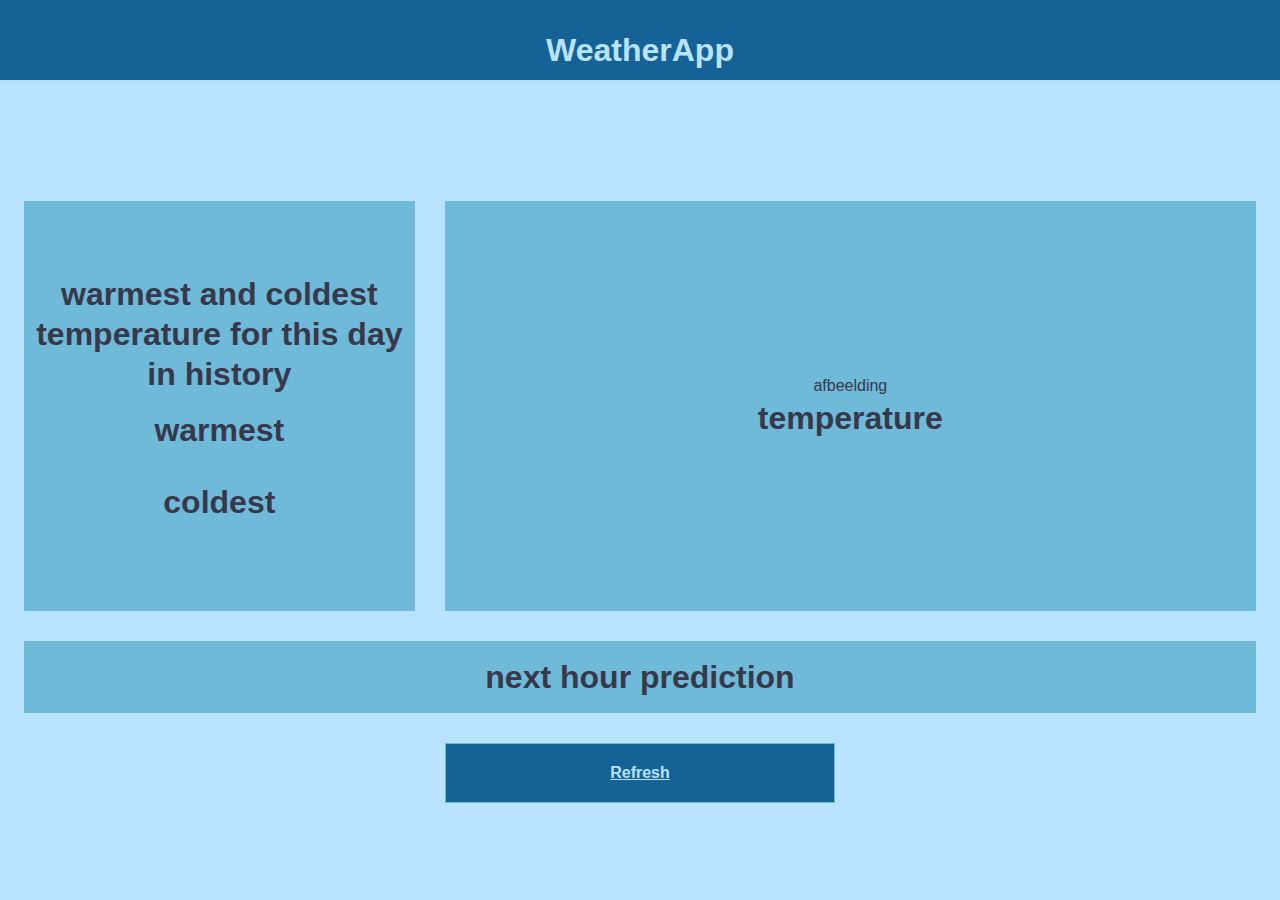
<file: index.html>
<!doctype html>
<html lang="en">
    <head>
        <meta charset="utf-8">
        <meta http-equiv="x-ua-compatible" content="ie=edge">
        <title>WeatherApp</title>
        <meta name="description" content="This is my end-assignment">

        <link rel="stylesheet" href="css/normalize.css">
        <link rel="stylesheet" href="css/screen.css">

        <link rel="icon" type="image/png" sizes="32x32" href="favicon.ico">
        
        <!-- <div>Icons made by <a href="https://www.flaticon.com/authors/good-ware" title="Good Ware">Good Ware</a> from <a href="https://www.flaticon.com/" title="Flaticon">www.flaticon.com</a></div> -->

        <script src="script/app.js"></script>
    </head>
    <body>
        <div class="c-app">
            <header class="c-app__topbar"> 
                <h2>
                    WeatherApp
                </h2>
            </header>
            <main class="c-app__main">
                <div class="o-row">
                    <div class="o-container">
                        <div class="c-dashboard">
                            <div class="c-dashboard__item u-grid-colum-1 u-grid-row-3">
                                <h2 class="c-dashboard__item u-grid-colum-1 u-grid-row-2">
                                    warmest and coldest temperature for this day in history
                                </h2>
                                <h2 class="c-dashboard__item u-grid-colum-1 u-grid-row-1 c-marge js-warm">
                                    warmest
                                </h2>
                                <h2 class="c-dashboard__item u-grid-colum-1 u-grid-row-1 c-marge js-koud">
                                    coldest
                                </h2>
                            </div>
                            <div class="c-dashboard__item u-grid-colum-2 u-grid-row-3">
                                <div class="c-dashboard__item u-grid-colum-1 u-grid-row-2">
                                    <div class="c-image js-icoon">
                                        afbeelding
                                    </div>
                                </div>
                                <h2 class="c-dashboard__item u-grid-colum-1 u-grid-row-1 js-temperatuur">
                                    temperature
                                </h2>
                            </div>
                            <h2 class="c-dashboard__item u-grid-colum-3 u-grid-row-1 c-marge js-voorspelling">
                                next hour prediction
                            <h2>
                            <h2 class="c-dashboard__item u-grid-colum-1 u-grid-row-1">
                                <button class="o-button-reset c-button">
                                    <a href="">
                                        Refresh
                                    </a>
                                </button> 
                            </h2>
                        </div>
                    </div>
                </div>
            </main>
        </div>
    </body>
</html>
</file>
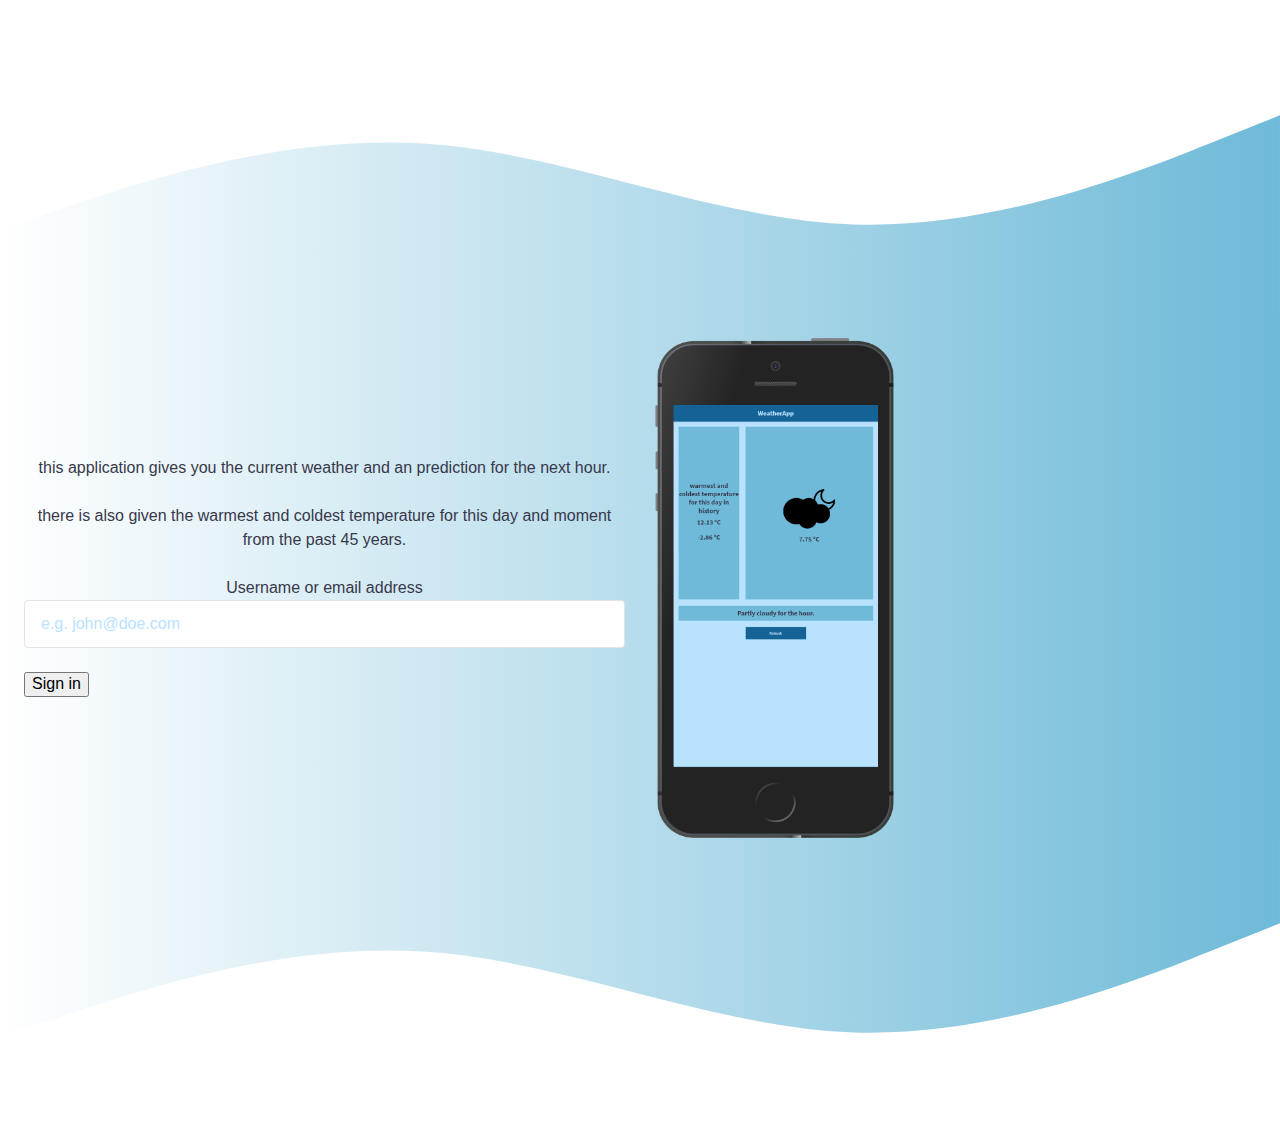
<file: landingspagina.html>
<!DOCTYPE html>
<html lang="en">
<head>
    <meta charset="UTF-8">
    <meta name="viewport" content="width=device-width, initial-scale=1.0">
    <meta http-equiv="X-UA-Compatible" content="ie=edge">
    <title>Landingspagina</title>

    <link rel="stylesheet" href="css/normalize.css">
    <link rel="stylesheet" href="css/landing.css">

    <link rel="icon" type="image/png" sizes="32x32" href="favicon.ico">

</head>
<body>
    <div class="c-app">
        <svg class="c-app__topbar" xmlns="http://www.w3.org/2000/svg" viewBox="0 0 1440 320">
            <defs>
                <linearGradient id="grad1" x1="0%" y1="0%" x2="100%" y2="0%">
                <stop offset="0%" style="stop-color:rgb(255, 255, 255);stop-opacity:1" />
                <stop offset="100%" style="stop-color:rgb(110, 186, 216);stop-opacity:1" />
                </linearGradient>
            </defs>
            <path fill="url(#grad1)" fill-opacity="1" d="M0,224L80,197.3C160,171,320,117,480,128C640,139,800,213,960,218.7C1120,224,1280,160,1360,128L1440,96L1440,320L1360,320C1280,320,1120,320,960,320C800,320,640,320,480,320C320,320,160,320,80,320L0,320Z"></path>
        </svg>
        <div class="c-app-main">
            <div class="o-row">
                <div class="o-container">
                    <div class="c-dashboard">
                        <div class="c-dashboard__item u-grid-colum-1-dp2">
                            <p>
                                this application gives you the current weather and an prediction for the next hour.
                                <!-- deze app geeft je het huidige weer en een voorspelling voor het komende. -->
                            </p>
                            <p>
                                there is also given the warmest and coldest temperature for this day and moment from the past 45 years.
                                <!-- ook word voor het zelfde dag en tijdstip de warmste en koudste temperatuur in voorbije jaren weergegeven. -->
                            </p>
                            <p class="c-form-field">
                                <label>
                                    Username or email address
                                </label>
                                <input class="c-input" type="email" name="username" id="username" placeholder="e.g. john@doe.com" required>
                            </p>
                            <p>
                                <input class="c-button" type="submit" value="Sign in"></input>
                            </p>
                        </div>
                        <div class="c-dashboard__item u-grid-colum-1-dp2">
                            <img src="img/screenshot.png" class="c-image" alt="mockup off the application">
                        </div>
                    </div>
                </div>
            </div>
        </div>
        <svg class="c-app__footer" xmlns="http://www.w3.org/2000/svg" viewBox="0 0 1440 320">
            <defs>
                <linearGradient id="grad2" x1="0%" y1="0%" x2="100%" y2="0%">
                <stop offset="0%" style="stop-color:rgb(255, 255, 255);stop-opacity:1" />
                <stop offset="100%" style="stop-color:rgb(110, 186, 216);stop-opacity:1" />
                </linearGradient>
            </defs>
            <path fill="url(#grad2)" fill-opacity="1" d="M0,224L80,197.3C160,171,320,117,480,128C640,139,800,213,960,218.7C1120,224,1280,160,1360,128L1440,96L1440,0L1360,0C1280,0,1120,0,960,0C800,0,640,0,480,0C320,0,160,0,80,0L0,0Z"></path>
        </svg>
    </div>
    
    
</body>
</html>
</file>
<file: css/screen.css>
/*------------------------------------*\
#FONTS
\*------------------------------------*/

/*------------------------------------*\
#Variables
\*------------------------------------*/

:root {
    /* colors */
    --color-alpha-light: #b9e2ff;
    --color-alpha: rgb(110, 186, 216);
    --color-alpha-dark: rgb(45, 138, 175);
    --color-alpha-x-dark: rgb(20, 98, 150);
    --color-alpha-xx-dark: #38384b;

    --color-beta: #3B86FF;
    --color-gamma: #FF6565;

    --color-neutral-light: #f5faff;
    /*--color-neutral: SLATEGRAY;*/
    --color-neutral-dark: #43425D;

    /* Shadows */
    --shadow-neutral: 0 2px 6px rgba(0,0,0,.04);

    /* border radius */

    /* transitions */
    --transition-alpha: .1s;

    /* grid */
    --grid-header-height: 80px;
    --grid-baseline: 10px;
    --grid-main: calc(100vh - var(--grid-header-height))
}

/*------------------------------------*\
#GENERIC
\*------------------------------------*/

/*
    Generic: Page
    ---
    Global page styles + universal box-sizing:
*/

html {
    font-size: 16px /* = 1 REM */;
    line-height: 1.5;
    font-family: 'Source Sans Pro', Helvetica, arial, sans-serif;
    color: var(--color-alpha-xx-dark);
    box-sizing: border-box;
    -webkit-font-smoothing: antialiased;
    -moz-osx-font-smoothing: grayscale;
    background-color: var(--color-alpha-light);
    
}

*,
*:before,
*:after {
    box-sizing: inherit;
}

/*
* Remove text-shadow in selection highlight:
* https://twitter.com/miketaylr/status/12228805301
*
* Customize the background color to match your design.
*/

::-moz-selection {
    background: var(--color-alpha-light);
    color: white;
    text-shadow: none;
}

::selection {
    background: var(--color-alpha-light);
    color: white;
    text-shadow: none;
}

/*------------------------------------*\
#Elements
\*------------------------------------*/

/*
Elements: Images
---
Default markup for images to make them responsive
*/

img {
    max-width: 100%;
    vertical-align: top;
}

/*
    Elements: typography
    ---
    Default markup for typographic elements
*/

h1,
h2,
h3 {
    font-weight: 700;
}

h1 {
    font-size: 36px;
    line-height: 48px;
    margin: 0 0 24px;
}

h2 {
    font-size: 32px;
    line-height: 40px;
    margin: 0 0 0px;
}

h3 {
    font-size: 26px;
    line-height: 32px;
    margin: 0 0 8px;
}

h4,
h5,
h6 {
    font-size: 16px;
    font-weight: 600;
    line-height: 24px;
    margin: 0 0 24px;
}

p,
ol,
ul,
dl,
table,
address,
figure {
    margin: 0 0 24px;
}

ul,
ol {
    padding-left: 24px;
}

li ul,
li ol {
    margin-bottom: 0;
}

blockquote {
    font-style: normal;
    font-size: 23px;
    line-height: 32px;
    margin: 0 0 24px;
}

blockquote * {
    font-size: inherit;
    line-height: inherit;
}

figcaption {
    font-weight: 400;
    font-size: 12px;
    line-height: 16px;
    margin-top: 8px;
}

hr {
    border: 0;
    height: 1px;
    background: LightGrey;
    margin: 0 0 24px;
}

a {
    transition: all var(--transition-alpha);
    color: var(--color-alpha-light);
    outline-color: var(--color-alpha-light);
    outline-width: medium;
    outline-offset: 2px;
}

a:visited,
a:active {
    color: var(--color-alpha-light);
}

a:hover,
a:focus {
    color: var(--color-alpha-light);
}

label,
input {
    display: block;
}

select {
    width: 100%;
}

input::placeholder {
    color: var(--color-alpha-light);
}

/*------------------------------------*\
#OBJECTS
\*------------------------------------*/

/*
    Objects: Row
    ---
    Creates a horizontal row that stretches the viewport and adds padding around children
*/

.o-row {
    position: relative;
    padding: 24px 24px 0;
}

/*
    Objects: Container
    ---
    Creates a horizontal container that sets de global max-width
*/

.o-container {
    margin-left: auto;
    margin-right: auto;
    max-width: 79.5em; /* 79.5 * 16px = 1272 */
    width: 100%;
}

/*
    Objects: List
    ---
    Small reusable object to remove default list styling from lists
*/

.o-list {
    list-style: none;
    padding: 0;
}

/*
    Object: Button reset
    ---
    Small button reset object
*/

/*
    Object: Hide accessible
    ---
    Accessibly hide any element
*/

.o-hide-accessible {
    position: absolute;
    width: 1px;
    height: 1px;
    padding: 0;
    margin: -1px;
    overflow: hidden;
    clip: rect(0, 0, 0, 0);
    border: 0;
}

/*------------------------------------*\
#COMPONENTS
\*------------------------------------*/

/*
    Component: App
    ---
    Website main app
*/

.c-app {
    min-height: 100vh;
}

.c-app__topbar{
    height: var(--grid-header-height);
    background: var(--color-alpha-x-dark);
    box-shadow: var(--shadow-neutral);
    align-content: center;
    text-align: center;
    padding-top: calc(var(--grid-header-height)/4);
    color: var(--color-alpha-light);
}

.c-app-main{
    height: var(--grid-main);
}

/* Standard width */
@media screen and (min-width: 65rem) {
    .c-app {
        display: grid; /* alle items in deze container worden hier gestyled */
        grid-template-columns:  auto;
        grid-template-rows: auto;
    }

    .c-app__topbar {
        display: block;
    }

    .c-app-main {
        /* geef vaste hoogte */
        height: calc(100vh - clac(2*var(--grid-header-height)));
        /* maak scrollable */
        overflow-y: scroll hidden;
        overflow-x: none;
    }

    
}

/*
    Component: buton
    ---
    Website main buton
*/

.c-button {
    font-size: 24px;
    font-weight: 700;
    height: 70px;
    border-radius: var(--radius);
    border: 1px solid var(--color-alpha);
    background-color: var(--color-alpha-x-dark);
    color: #fff;
    padding: 8px 16px;
    line-height: 24px;
    width: 100%;
    outline: none;
    transition: all var(--transition-alpha);
}

.c-button:hover {
    background-color: var(--color-alpha-dark);
    height: 60px;
}

.c-button:focus {
    background-color: var(--color-alpha-dark);
    box-shadow: 0 0 0 3px var(--color-alpha-xx-dark);
}

.c-button:active {
    background-color: var(--color-alpha-x-dark);
    box-shadow: none;
}

.c-image {
    display: block;
    max-width: 450px;
    float: right;
}

.c-marge {
    padding: 16px 0px 16px 0px;
}

/*
    Component: dashboard
    ---
    Website main dashboard
*/

.c-dashboard {
    display: grid;
    grid-template-columns: repeat(3, 1fr);
    grid-gap: 30px;
}

.c-dashboard__item {
    display: grid;
    grid-column: 1/span 3;
    grid-row: 1/span 6;
    
    
    text-align: center;
    align-content: center;

    background: var(--color-alpha);
}



/*
    Component: Logo
    ---
    Website main logo
*/




/*------------------------------------*\
#UTILITIES
\*------------------------------------*/

/*
    Utilities: color
    ---
    Utility classes to put specific colors onto elements
*/

.u-color-neutral {
    color: var(--color-neutral);
}

.u-color-neutral-dark {
    color: var(--color-neutral-dark);
}

/*
    Utilities: grid
    ---
    Utility classes to put 
*/

.u-grid-colum-1 {
    grid-column: span 1;
    
}

.u-grid-colum-2 {
    grid-column: span 2;
}

.u-grid-colum-3 {
    grid-column: span 3;
}

.u-grid-row-1 {
    grid-row: span 1;
}

.u-grid-row-2 {
    grid-row: span 2;
    /* max-width: 280px !important; */
}

.u-grid-row-3 { 
    grid-row: span 3;
    height: calc(var(--grid-main)/2);
    
}

.u-grid-row-4 {
    grid-row: span 4;
    height: calc(var(--grid-main)*2/3);
}

/*
    Utilities: spacing
    ---
    Utility classes to put specific margins and paddings onto elements
*/

.u-pt-clear {
    padding-top: 0 !important;
}

.u-mb-clear {
    margin-bottom: 0 !important;
}

.u-mb-xs {
    margin-bottom: 4px !important;
}

.u-mb-sm {
    margin-bottom: 8px !important;
}

.u-mb-md {
    margin-bottom: 16px !important;
}

.u-mb-lg {
    margin-bottom: 32px !important;
}

.u-mb-xl {
    margin-bottom: 48px !important;
}

/*
    Utilities: max-width
    ---
    Utility classes to put specific max widths onto elements
*/

.u-max-width-xs {
    max-width: 27em !important;
}

.u-max-width-sm {
    max-width: 39em !important;
}

.u-max-width-md {
    max-width: 50em !important;
}

.u-max-width-lg {
    max-width: 63.5em !important;
}

.u-max-width-none {
    max-width: none !important;
}


/*
    Utilities: align
    ---
    Utility classes align text or components
*/

.u-align-text-center {
    text-align: center;
}

.u-align-center {
    margin: 0 auto;
}

/*
    Utilities: text
    Utility classes to create smaller or bigger test
*/

.u-text-sm {
    font-size: 14px;
}

/*------------------------------------*\
#MEDIA
\*------------------------------------*/

/*
    Media Queries
    ---
    EXAMPLE Media Queries for Responsive Design.
    These examples override the primary ('mobile first') styles.
    USE THEM INLINE!
*/

/* Extra small devices (portrait phones, less than 576px)
No media query since this is the default in mobile first design
*/

/* Small devices (landscape phones, 576px and up) */
@media (min-width: 576px) {
    .c-image {
        display: block;
        align-items: center;
        max-width: 250px;
        margin: 0 auto 0 auto;
    }
    
    .c-image-svg {
        width: 250px;
        height: 250px;
    }

    .c-button {
        font-size: 16px;
        height: 60px;
        line-height: 24px;
        margin-top: 0;
    }
}


/* Medium devices (tablets, 768px and up)
@media (min-width: 768px) {}
*/

/* Large devices (landscape tablets, desktops, 992px and up)
@media (min-width: 992px) {}
*/

/* Extra large devices (large desktops, 1200px and up)
@media (min-width: 1200px) {}
*/

/*
    Print styles.
    ---
    Inlined to avoid the additional HTTP request:
    http://www.phpied.com/delay-loading-your-print-css/
*/

@media print {
    *,
    *:before,
    *:after {
        background: transparent !important;
        color: #000 !important;
        /* Black prints faster:
        http://www.sanbeiji.com/archives/953 */
        box-shadow: none !important;
        text-shadow: none !important;
    }
    a,
    a:visited {
        text-decoration: underline;
    }
    a[href]:after {
        content: " (" attr(href) ")";
    }
    abbr[title]:after {
        content: " (" attr(title) ")";
    }
    /*
    * Don't show links that are fragment identifiers,
    * or use the `javascript:` pseudo protocol
    */
    a[href^="#"]:after,
    a[href^="javascript:"]:after {
        content: "";
    }
    pre {
        white-space: pre-wrap !important;
    }
    pre,
    blockquote {
        border: 1px solid #999;
        page-break-inside: avoid;
    }
    /*
    * Printing Tables:
    * http://css-discuss.incutio.com/wiki/Printing_Tables
    */
    thead {
        display: table-header-group;
    }
    tr,
    img {
        page-break-inside: avoid;
    }
    p,
    h2,
    h3 {
        orphans: 3;
        widows: 3;
    }
    h2,
    h3 {
        page-break-after: avoid;
    }
}
</file>
<file: css/landing.css>
/*------------------------------------*\
#FONTS
\*------------------------------------*/

/*------------------------------------*\
#Variables
\*------------------------------------*/

:root {
    /* colors */
    --color-alpha-light: #b9e2ff;
    --color-alpha: rgb(110, 186, 216);
    --color-alpha-dark: rgb(45, 138, 175);
    --color-alpha-x-dark: rgb(20, 98, 150);
    --color-alpha-xx-dark: #38384b;

    --color-beta: #3B86FF;
    --color-gamma: #FF6565;

    --color-neutral-light: #f5faff;
    /*--color-neutral: SLATEGRAY;*/
    --color-neutral-dark: #43425D;

    /* Shadows */
    --shadow-neutral: 0 2px 6px rgba(0,0,0,.04);

    /* border radius */

    /* transitions */
    --transition-alpha: .1s;

    /* grid */
    --grid-header-height: 80px;
    --grid-baseline: 10px;
    --grid-main: calc(100vh - var(--grid-header-height))
}

/*------------------------------------*\
#GENERIC
\*------------------------------------*/

/*
    Generic: Page
    ---
    Global page styles + universal box-sizing:
*/

html {
    font-size: 16px /* = 1 REM */;
    line-height: 1.5;
    font-family: 'Source Sans Pro', Helvetica, arial, sans-serif;
    color: var(--color-alpha-xx-dark);
    box-sizing: border-box;
    -webkit-font-smoothing: antialiased;
    -moz-osx-font-smoothing: grayscale;
}

*,
*:before,
*:after {
    box-sizing: inherit;
}

/*
* Remove text-shadow in selection highlight:
* https://twitter.com/miketaylr/status/12228805301
*
* Customize the background color to match your design.
*/

::-moz-selection {
    background: var(--color-alpha-light);
    color: white;
    text-shadow: none;
}

::selection {
    background: var(--color-alpha-light);
    color: white;
    text-shadow: none;
}

/*------------------------------------*\
#Elements
\*------------------------------------*/

/*
Elements: Images
---
Default markup for images to make them responsive
*/

img {
    max-width: 100%;
    vertical-align: top;
}

/*
    Elements: typography
    ---
    Default markup for typographic elements
*/

h1,
h2,
h3 {
    font-weight: 700;
}

h1 {
    font-size: 36px;
    line-height: 48px;
    margin: 0 0 24px;
}

h2 {
    font-size: 32px;
    line-height: 40px;
    margin: 0 0 0px;
}

h3 {
    font-size: 26px;
    line-height: 32px;
    margin: 0 0 8px;
}

h4,
h5,
h6 {
    font-size: 16px;
    font-weight: 600;
    line-height: 24px;
    margin: 0 0 24px;
}

p,
ol,
ul,
dl,
table,
address,
figure {
    margin: 0 0 24px;
}

ul,
ol {
    padding-left: 24px;
}

li ul,
li ol {
    margin-bottom: 0;
}

blockquote {
    font-style: normal;
    font-size: 23px;
    line-height: 32px;
    margin: 0 0 24px;
}

blockquote * {
    font-size: inherit;
    line-height: inherit;
}

figcaption {
    font-weight: 400;
    font-size: 12px;
    line-height: 16px;
    margin-top: 8px;
}

hr {
    border: 0;
    height: 1px;
    background: LightGrey;
    margin: 0 0 24px;
}

a {
    transition: all var(--transition-alpha);
    color: var(--color-alpha-light);
    outline-color: var(--color-alpha-light);
    outline-width: medium;
    outline-offset: 2px;
}

a:visited,
a:active {
    color: var(--color-alpha-light);
}

a:hover,
a:focus {
    color: var(--color-alpha-light);
}

label,
input {
    display: block;
}

select {
    width: 100%;
}

input::placeholder {
    color: var(--color-alpha-light);
}

/*------------------------------------*\
#OBJECTS
\*------------------------------------*/

/*
    Objects: Row
    ---
    Creates a horizontal row that stretches the viewport and adds padding around children
*/

.o-row {
    position: relative;
    padding: 24px 24px 0;
}

/*
    Objects: Container
    ---
    Creates a horizontal container that sets de global max-width
*/

.o-container {
    margin-left: auto;
    margin-right: auto;
    max-width: 79.5em; /* 79.5 * 16px = 1272 */
    width: 100%;
}

/*
    Objects: List
    ---
    Small reusable object to remove default list styling from lists
*/

.o-list {
    list-style: none;
    padding: 0;
}

/*
    Object: Button reset
    ---
    Small button reset object
*/

.o-button-reset {
    border: none;
    margin: 0;
    padding: 0;
    width: auto;
    overflow: visible;
    background: transparent;

    /* inherit font & color from ancestor */
    color: inherit;
    font: inherit;

    /* Normalize `line-height`. Cannot be changed from `normal` in Firefox 4+. */
    line-height: normal;

    /* Corrects font smoothing for webkit */
    -webkit-font-smoothing: inherit;
    -moz-osx-font-smoothing: inherit;

    /* Corrects inability to style clickable `input` types in iOS */
    -webkit-appearance: none;
}

/*
    Object: Hide accessible
    ---
    Accessibly hide any element
*/

.o-hide-accessible {
    position: absolute;
    width: 1px;
    height: 1px;
    padding: 0;
    margin: -1px;
    overflow: hidden;
    clip: rect(0, 0, 0, 0);
    border: 0;
}

/*------------------------------------*\
#COMPONENTS
\*------------------------------------*/

/*
    Component: App
    ---
    Website main app
*/

.c-app {
    min-height: 100vh;
}

.c-app__topbar{
    display: block;
    margin-top: 0px;
}

.c-app-main{
    min-height: 550px;
    margin: 0;
    background:linear-gradient(90deg,#FFFFFF,var(--color-alpha));
}

.c-app__footer{
    display: block;
}

.c-image {
    max-height: 500px;
}

.c-input {
    outline: none;
    font-family: inherit;
    font-size: 16px;
    line-height: 24px;
    padding: 11px 16px; /*verticaal 1+11+24+11+1*/
    color: #20223A;

    border: 1px solid #E2E3E7;
    border-radius: 4px;

    appearance: none;
    -webkit-appearance: none; /* moet wel een prefix hebben*/
    width: 100%;
}

.c-input:focus {
    border-color: #3385FF;
    box-shadow: h-offset v-offset blur spread color;
    box-shadow: 0 0 0 3px #3385ff4d;
}

.c-form-field--option {
	display: flex;
	align-items: center;
}

/* Standard width */
@media screen and (min-width: 65rem) {
    .c-app {
        display: grid; /* alle items in deze container worden hier gestyled */
        grid-template-columns:  auto;
        grid-template-rows: auto;
    }

    .c-app__topbar {
        display: block;
    }

    .c-app-main {
        /* maak scrollable */
        overflow-y: scroll hidden;
        overflow-x: none;
    }

    
}

/* @media (min-width: 400px) {
    .c-image {
    display: flex;
    max-width: 200px;
    max-height: 200px;
    }
} */

/*
    Component: dashboard
    ---
    Website main dashboard
*/

.c-dashboard {
    display: grid;
    grid-template-columns: repeat(2, 1fr);
    grid-gap: 30px;
}

.c-dashboard__item {
    display: grid;
    grid-column: 1/span 2;  
    
    text-align: center;
    align-content: center;
}

/*
    Component: Logo
    ---
    Website main logo
*/


/*------------------------------------*\
#UTILITIES
\*------------------------------------*/

/*
    Utilities: color
    ---
    Utility classes to put specific colors onto elements
*/

.u-color-neutral {
    color: var(--color-neutral);
}

.u-color-neutral-dark {
    color: var(--color-neutral-dark);
}

/*
    Utilities: grid
    ---
    Utility classes to put 
*/

.u-grid-colum-1 {
    grid-column: span 1;
}

.u-grid-colum-1-dp2 {
    grid-column: span 2;
    
}

.u-grid-colum-2 {
    grid-column: span 2;
}

/*
    Utilities: spacing
    ---
    Utility classes to put specific margins and paddings onto elements
*/

.u-pt-clear {
    padding-top: 0 !important;
}

.u-mb-clear {
    margin-bottom: 0 !important;
}

.u-mb-xs {
    margin-bottom: 4px !important;
}

.u-mb-sm {
    margin-bottom: 8px !important;
}

.u-mb-md {
    margin-bottom: 16px !important;
}

.u-mb-lg {
    margin-bottom: 32px !important;
}

.u-mb-xl {
    margin-bottom: 48px !important;
}

/*
    Utilities: max-width
    ---
    Utility classes to put specific max widths onto elements
*/

.u-max-width-xs {
    max-width: 27em !important;
}

.u-max-width-sm {
    max-width: 39em !important;
}

.u-max-width-md {
    max-width: 50em !important;
}

.u-max-width-lg {
    max-width: 63.5em !important;
}

.u-max-width-none {
    max-width: none !important;
}


/*
    Utilities: align
    ---
    Utility classes align text or components
*/

.u-align-text-center {
    text-align: center;
}

.u-align-center {
    margin: 0 auto;
}

/*
    Utilities: text
    Utility classes to create smaller or bigger test
*/

.u-text-sm {
    font-size: 14px;
}

/*------------------------------------*\
#MEDIA
\*------------------------------------*/

/*
    Media Queries
    ---
    EXAMPLE Media Queries for Responsive Design.
    These examples override the primary ('mobile first') styles.
    USE THEM INLINE!
*/

/* Extra small devices (portrait phones, less than 576px)
No media query since this is the default in mobile first design
*/

/* Small devices (landscape phones, 576px and up) */
@media (min-width: 576px) {
    .u-grid-colum-1-dp2 {
        grid-column: span 1;
    }

    .c-app__topbar {
        margin-top: 30px;
    }

    .c-app-main{
        min-height: 300px;
    }
}


/* Medium devices (tablets, 768px and up)
@media (min-width: 768px) {}
*/

/* Large devices (landscape tablets, desktops, 992px and up)
@media (min-width: 992px) {}
*/

/* Extra large devices (large desktops, 1200px and up)
@media (min-width: 1200px) {}
*/

/*
    Print styles.
    ---
    Inlined to avoid the additional HTTP request:
    http://www.phpied.com/delay-loading-your-print-css/
*/

@media print {
    *,
    *:before,
    *:after {
        background: transparent !important;
        color: #000 !important;
        /* Black prints faster:
        http://www.sanbeiji.com/archives/953 */
        box-shadow: none !important;
        text-shadow: none !important;
    }
    a,
    a:visited {
        text-decoration: underline;
    }
    a[href]:after {
        content: " (" attr(href) ")";
    }
    abbr[title]:after {
        content: " (" attr(title) ")";
    }
    /*
    * Don't show links that are fragment identifiers,
    * or use the `javascript:` pseudo protocol
    */
    a[href^="#"]:after,
    a[href^="javascript:"]:after {
        content: "";
    }
    pre {
        white-space: pre-wrap !important;
    }
    pre,
    blockquote {
        border: 1px solid #999;
        page-break-inside: avoid;
    }
    /*
    * Printing Tables:
    * http://css-discuss.incutio.com/wiki/Printing_Tables
    */
    thead {
        display: table-header-group;
    }
    tr,
    img {
        page-break-inside: avoid;
    }
    p,
    h2,
    h3 {
        orphans: 3;
        widows: 3;
    }
    h2,
    h3 {
        page-break-after: avoid;
    }
}
</file>
